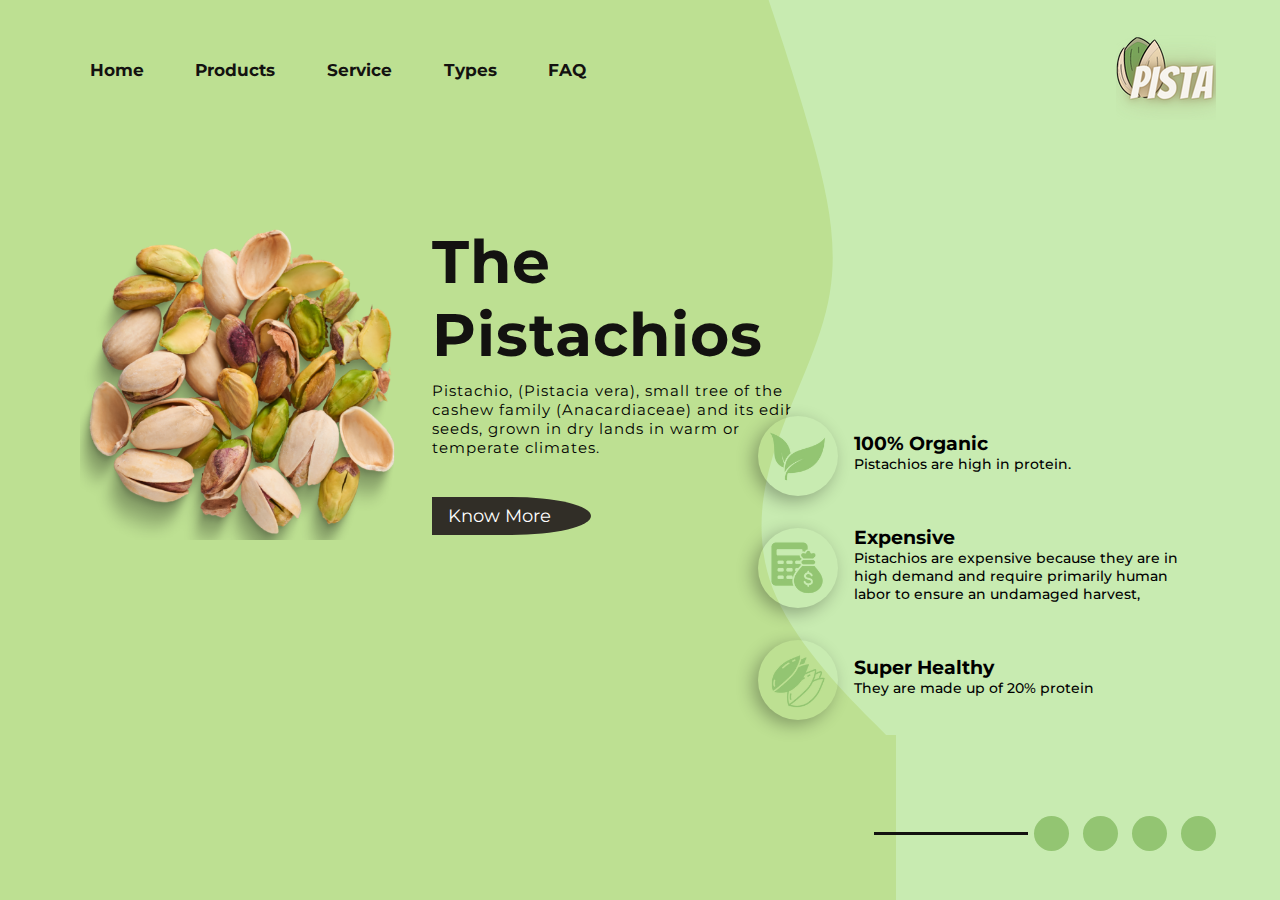
<file: Pistachio-Landingpage/index.html>
<!DOCTYPE html>
<html lang="en">

<head>
    <meta charset="UTF-8">
    <meta http-equiv="X-UA-Compatible" content="IE=edge">
    <meta name="viewport" content="width=device-width, initial-scale=1.0">
    <title>Document</title>
    <link rel="stylesheet" href="https://unpkg.com/swiper@8/swiper-bundle.min.css" />
    <link rel="stylesheet" href="https://use.fontawesome.com/releases/v5.15.4/css/all.css" 
integrity="sha384-DyZ88mC6Up2uqS4h/KRgHuoeGwBcD4Ng9SiP4dIRy0EXTlnuz47vAwmeGwVChigm" crossorigin="anonymous">
    <link rel="stylesheet" href="style.css">
</head>

<body>
    <div class="container">
        <div class="wave">
            <img src="bg.png" alt="">
        </div>

        <nav>
            <ul>
                <li><a href="#">Home</a></li>
                <li><a href="#">Products</a></li>
                <li><a href="#">Service</a></li>
                <li><a href="#">Types</a></li>
                <li><a href="#">FAQ</a></li>
            </ul>
            <img src="logo.png" alt="">
        </nav>

        <div class="main-content">

            <div class="image-pista">
                <div class="swiper mySwiper">
                    <div class="swiper-wrapper">
                        <div class="swiper-slide"><img src="img1.png" alt=""></div>
                        <div class="swiper-slide"><img src="img2.png" alt=""></div>
                        <div class="swiper-slide"><img src="img3.png" alt=""></div>    
                    </div> 
                </div>
            </div>
            <div class="main-text">
                <h1>The Pistachios</h1>
                <p>Pistachio, (Pistacia vera),
                     small tree of the cashew family (Anacardiaceae) and its edible seeds,
                      grown in dry lands in warm or temperate climates.</p>
                <button>Know More</button>
            </div>
        </div>

        <div class="right">
            <div class="box">
                <div class="image">
                    <img src="img4.png" alt="">
                </div>
                <div class="inner-box">
                    <h3>100% Organic</h3>
                    <p>Pistachios are high in protein.</p>
                </div>
            </div>
            <div class="box">
                <div class="image">
                    <img src="img5.png" alt="">
                </div>
                <div class="inner-box">
                    <h3> Expensive</h3>
                    <p>Pistachios are expensive because they are in<br> 
                        high demand and require primarily human <br>
                        labor to ensure an undamaged harvest, </p>
                </div>
            </div>
            <div class="box">
                <div class="image">
                    <img src="img6.png" alt="">
                </div>
                <div class="inner-box">
                    <h3>Super Healthy</h3>
                    <p> They are made up of 20% protein</p>
                </div>
            </div>
        </div>

        <div class="social-links">
            <i class="fab fa-instagram"></i>
            <i class="fab fa-facebook-f"></i>
            <i class="fab fa-twitter"></i>
            <i class="far fa-envelope"></i>
        </div>
    </div>
    <script src="https://unpkg.com/swiper@8/swiper-bundle.min.js"></script>
    <!-- Initialize Swiper -->
    <script>
        var swiper = new Swiper(".mySwiper", {
          slidesPerView: 1,
          spaceBetween: 30,
          loop: true,
        });
      </script>
</body>

</html>
</file>
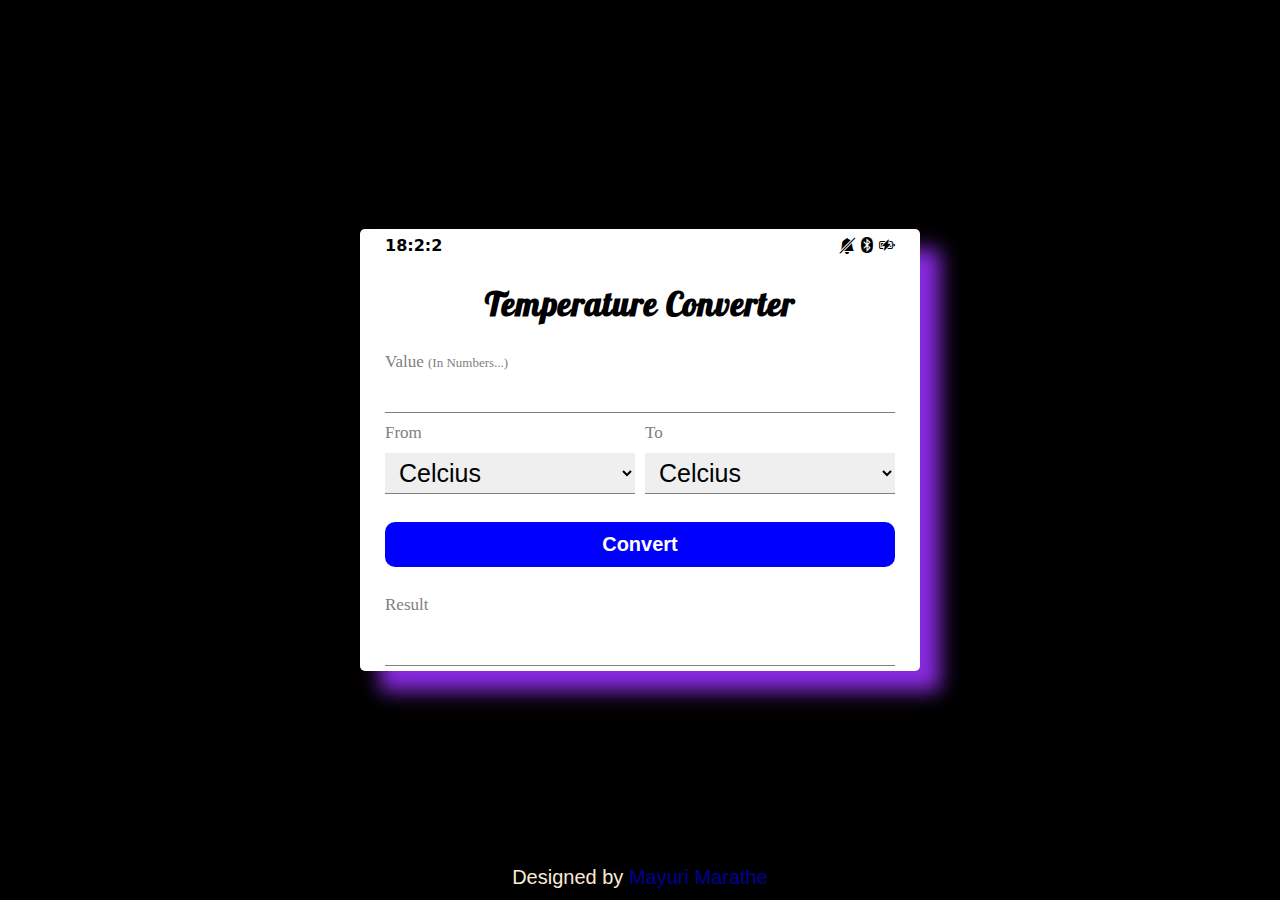
<file: Temperature-Converter/index.html>
<!DOCTYPE html>
<html lang="en">

<head>
    <meta charset="UTF-8">
    <meta http-equiv="X-UA-Compatible" content="IE=edge">
    <meta name="viewport" content="width=device-width, initial-scale=1.0">
    <title>Welcome to Temperature Converter</title>
    <link rel="stylesheet" href="style.css">
    <link rel="stylesheet" href="https://cdn.jsdelivr.net/npm/bootstrap-icons@1.9.1/font/bootstrap-icons.css">
</head>

<body>
    <div class="container">
        <div class="task-bar">
            <div id="p1"></div>
            <div class="icons">
                <i class="bi bi-bell-slash-fill"></i>
                <i class="bi bi-bluetooth"></i>
                <i class="bi bi-battery-charging"></i>
            </div>
        </div>
        <h1>Temperature Converter</h1>
        <div class="inputs">
            <div style="display: flex;
            flex-direction: column;">
                <label for="degree">Value <span id="small">(In Numbers...)</span></label>
                <input type="number" name="degree" id="inputValue" required>
            </div>
            <div class="inptsss">
                <div>
                    <label for="type">From</label>
                    <select name="type" id="type1">
                        <option value="celcius">Celcius</option>
                        <option value="fahrenheit">Fahrenheit</option>
                        <option value="kelvin">Kelvin</option>
                    </select>
                </div>
                <div>
                    <label for="type">To</label>
                    <select name="type" id="type2">
                        <option value="celcius">Celcius</option>
                        <option value="fahrenheit">Fahrenheit</option>
                        <option value="kelvin">Kelvin</option>
                    </select>
                </div>
            </div>
        </div>
        <button type="submit" id="btn" onclick="temperature()">Convert</button>
        <div class="resultss">
            <label for="result">Result</label>
            <div id="result"></div>
        </div>
    </div>
    <div class="footer">
        <p>Designed by <a href="https://www.linkedin.com/in/mayuri-marathe-b91639312/">Mayuri Marathe</a></p>
    </div>
    <script src="main.js"></script>
</body>

</html>
</file>
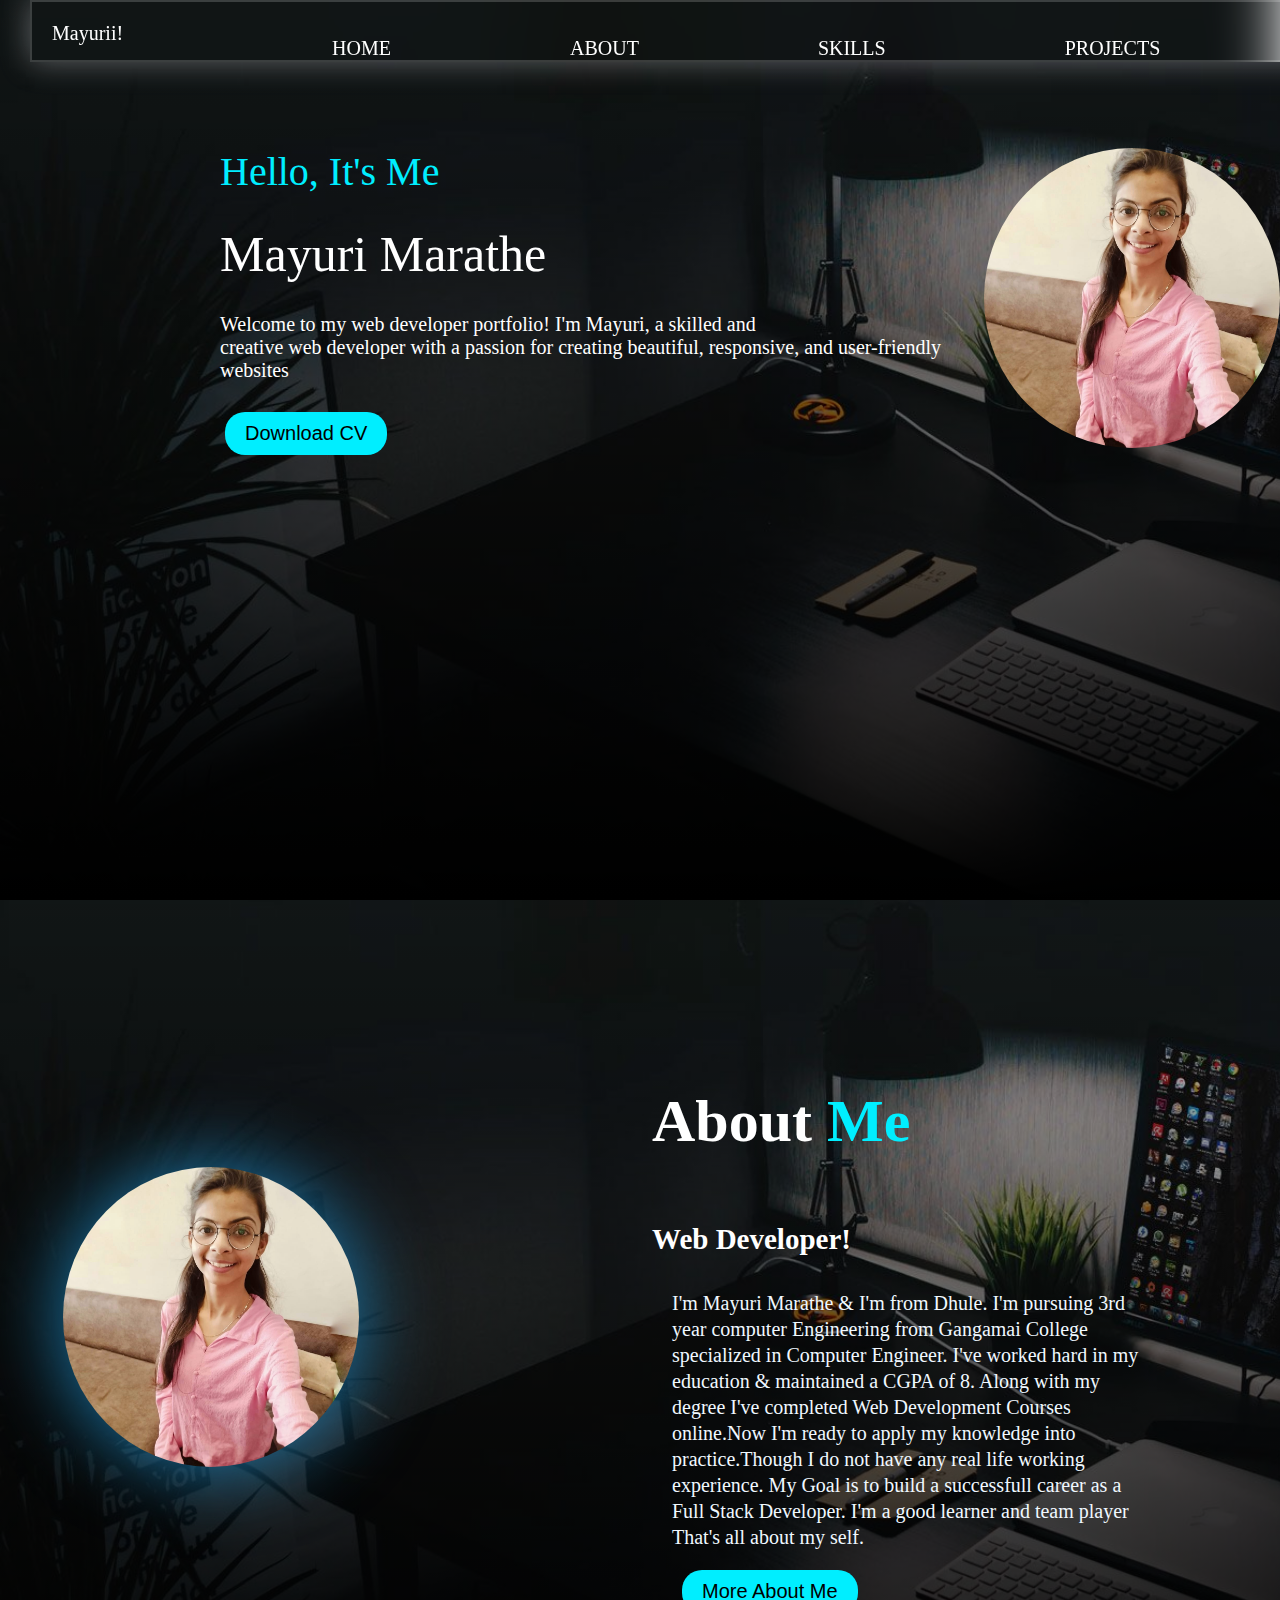
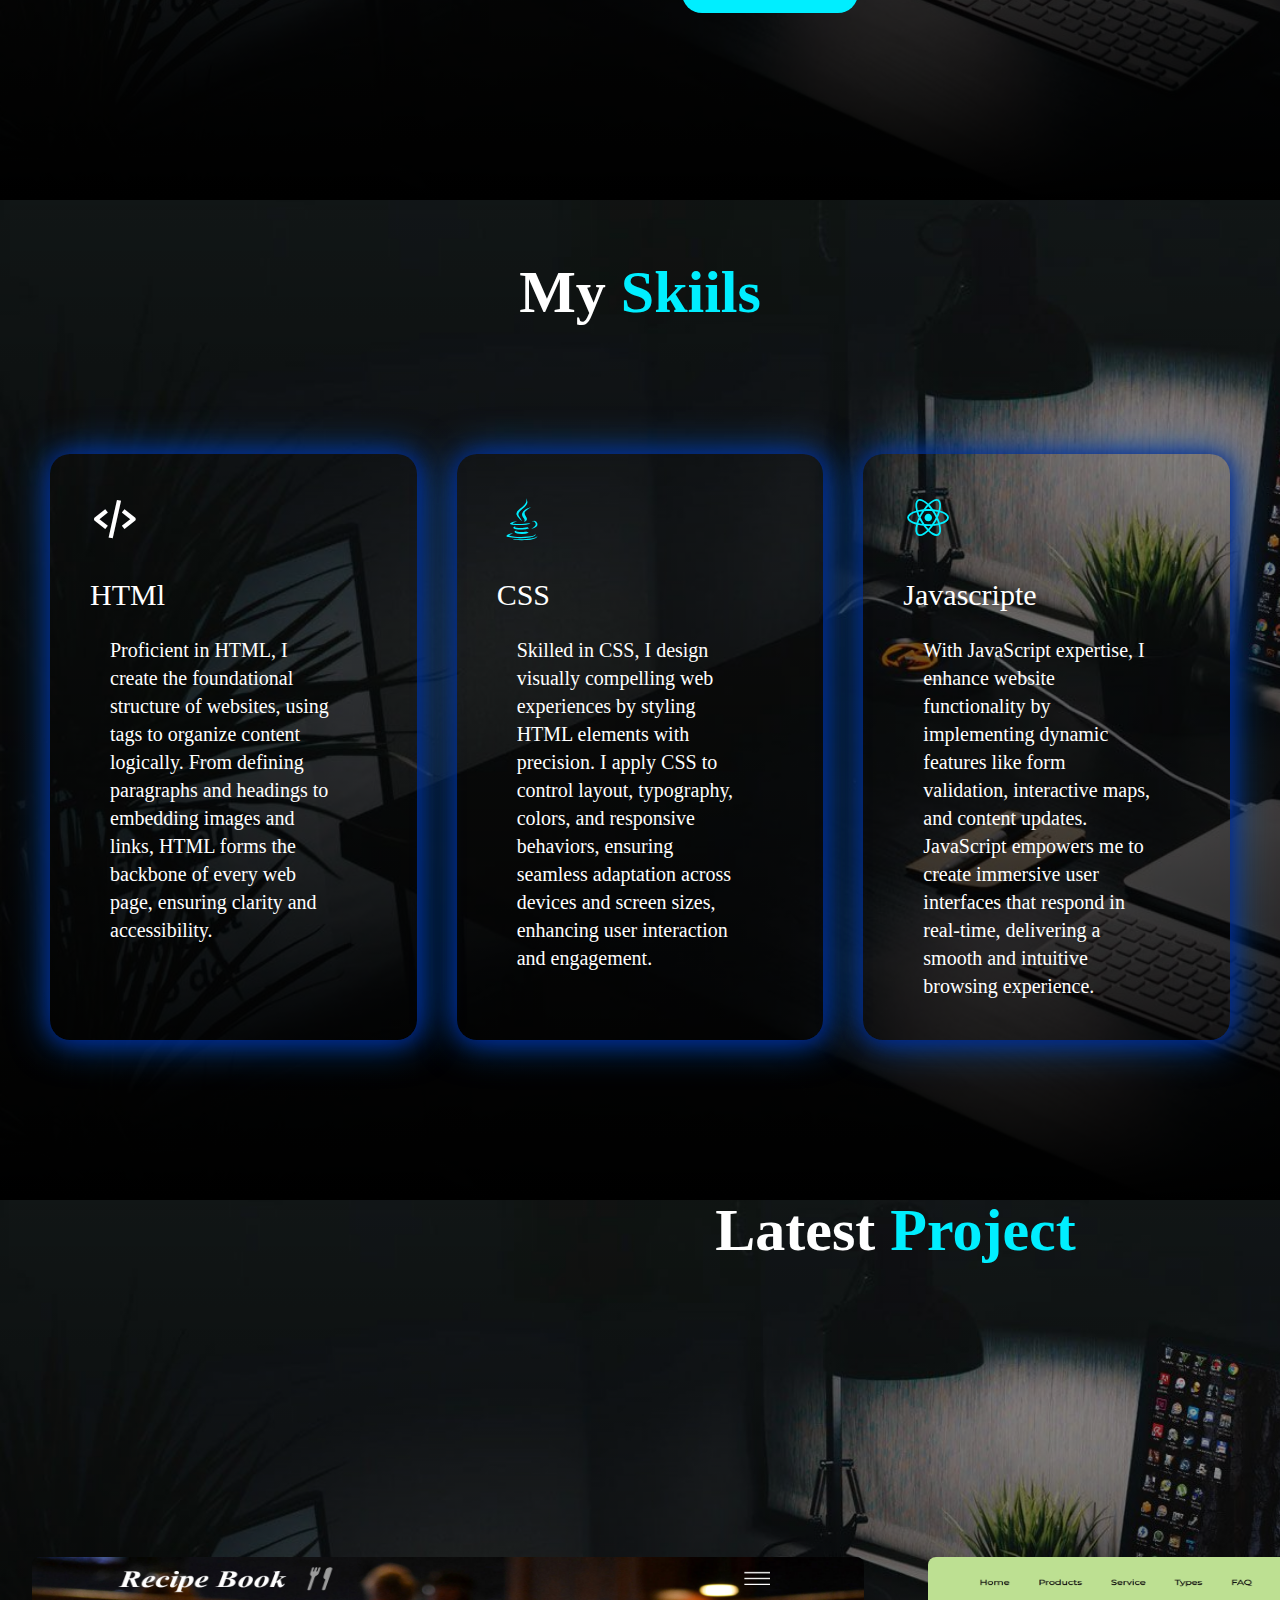
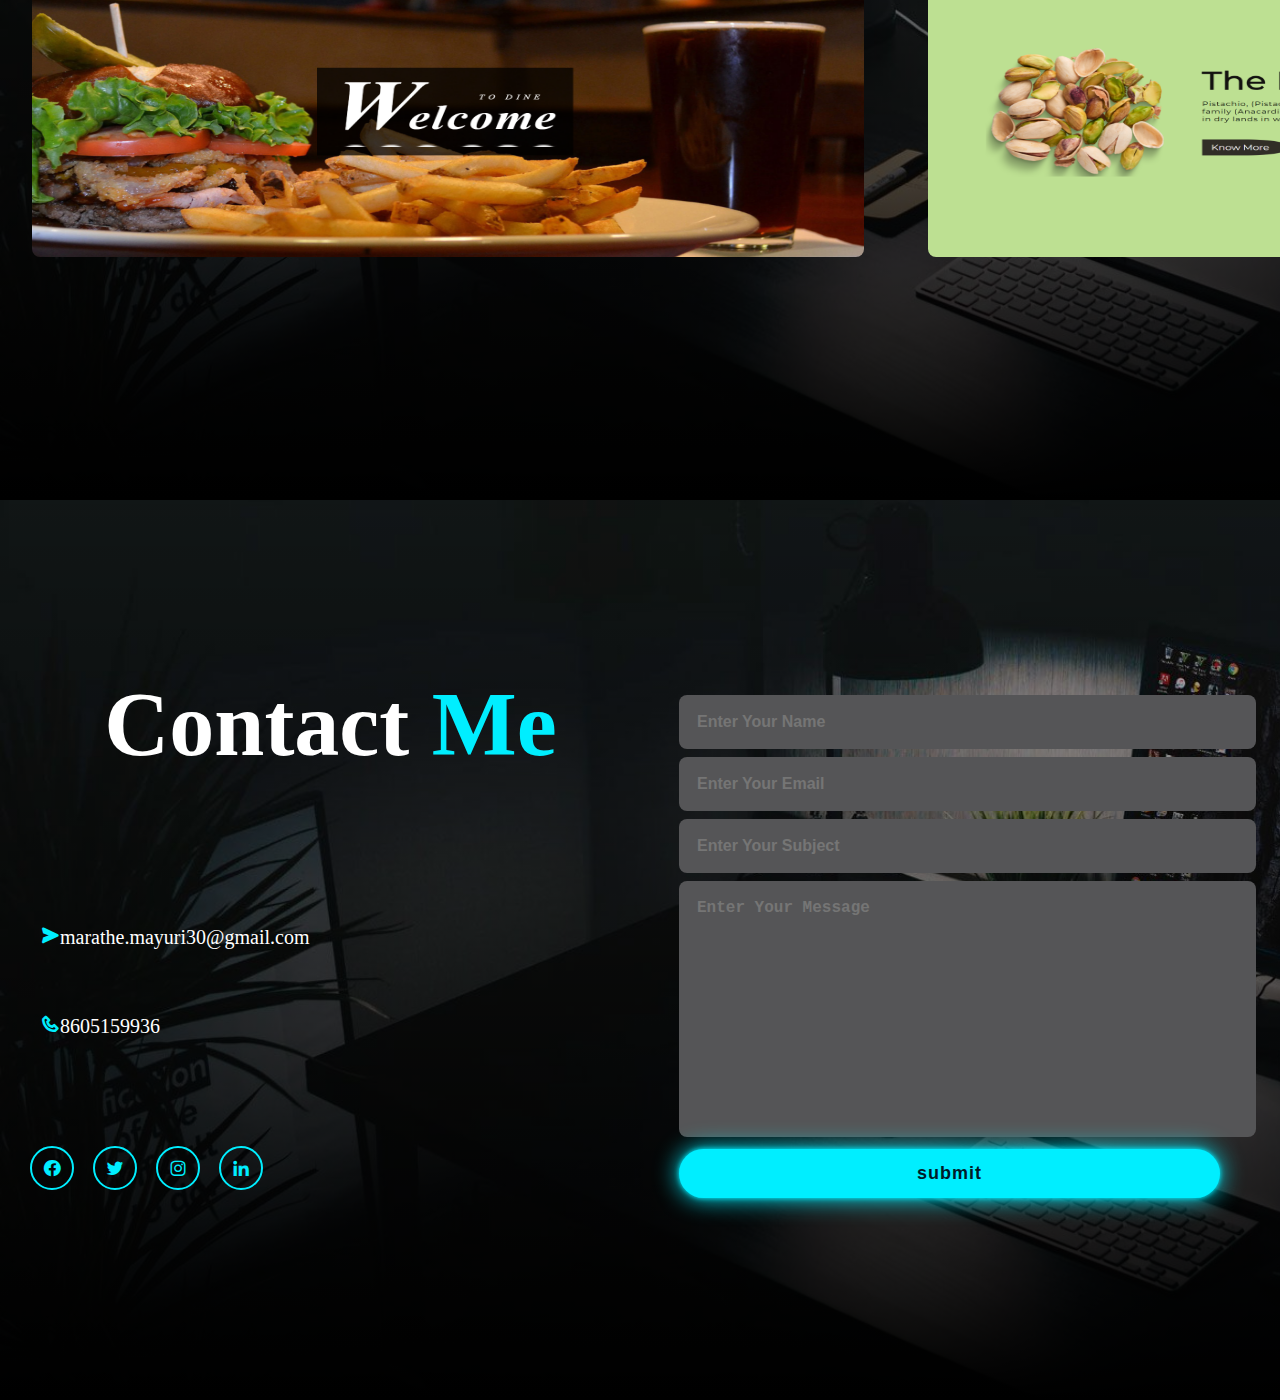
<file: portfolio/index1.html>
<!DOCTYPE html>
<html lang="en">
<head>
    <meta charset="UTF-8">
    <meta name="viewport" content="width=device-width, initial-scale=1.0">
    <title>Portfolio</title>
    <link rel="stylesheet"href="./style1.css">
    <link href='https://unpkg.com/boxicons@2.1.4/css/boxicons.min.css' rel='stylesheet'>
</head>
<body>
  <div class="div1">
    <div class="div2"> 
        <div> 
            <ul class="nav">
            <p>Mayurii!</p>
            <a href="#home"><li>HOME</li></a>
            <a href="#about"><li>ABOUT</li></a>
            <a href="#services"><li>SKILLS</li></a>
            <a href="#project"><li>PROJECTS</li></a>
            <a href="#contact"><li>CONTACT</li></a>
        
            </ul>
         </div>
    </div>
    <div class="div" id="home">
    <div class="div3">
        <p class="wel">Hello, It's Me</p>
        <p class="sel">Mayuri Marathe</p> 
        <p>Welcome to my web developer portfolio! I'm Mayuri, a skilled and <br>
            creative web developer with a passion for creating beautiful, responsive,
            and user-friendly websites</p>
        <a href="#"><button class="get">Download CV</button></a> 
    
    </div>
    <div class="image">
        <img src="mm.jpg" alt="">
    </div>
</div>
</div>  


<section class="about" id="about">
  <div class="about-img">
      <img src="mm.jpg" alt="">
  </div>
  <div class="about-text">
      <h2>About <span>Me</span></h2>
      <h4>Web Developer!</h4>
      <p>
          I'm Mayuri Marathe & I'm from Dhule. I'm pursuing 3rd year computer Engineering from Gangamai College specialized in Computer Engineer. I've worked hard in my education & maintained a CGPA of 8.
          Along with my degree I've completed Web Development Courses online.Now I'm ready to apply my knowledge into practice.Though I do not have any real life working experience.
          My Goal is to build a successfull career as a Full Stack Developer.
          I'm a good learner and team player
          That's all about my self.
       </p>
       <div>
       <a href="#"><button class="btn">More About Me</button></a>
       </div>
  </div>
</section>
<section>
    <div class="services" id="services">
        <div class="container">
            <h1 class="sub-title">My <span>Skiils</span></h1>
            <div class="services-list">
                <div>
                    <i class='bx bx-code-alt'></i>
                    <h2> HTMl </h2>
                    <p>Proficient in HTML, I create the foundational structure of websites, using tags to organize content logically. From defining paragraphs and headings to embedding images and links, HTML forms the backbone of every web page, ensuring clarity and accessibility.
                                  </div>
                <div>
                    <i class='bx bxl-java' style='color:#00eeff'></i>
                    <h2>CSS</h2>
                    <p>Skilled in CSS, I design visually compelling web experiences by styling HTML elements with precision. I apply CSS to control layout, typography, colors, and responsive behaviors, ensuring seamless adaptation across devices and screen sizes, enhancing user interaction and engagement.

                     </div>
                <div>
                    <i class='bx bxl-react' style='color:#00eeff'></i>
                    <h2>Javascripte</h2>
                    <p>With JavaScript expertise, I enhance website functionality by implementing dynamic features like form validation, interactive maps, and content updates. JavaScript empowers me to create immersive user interfaces that respond in real-time, delivering a smooth and intuitive browsing experience.
                    
                </div>
            </div>
        </div>
    </div>
</section>
<section>
    <div class="portfolio" id="project">
        <div class="main-text" id="project">
            <h2>Latest <span>Project</span></h2>
            
            <div class="portfolio-content">
                <div class="row">
                    <img src="mm5.png">
                    <div class="layer">
                        <h5>Recipe Book</h5>
                        <p>The Recipe Book project is designed to 
                           provide Online recipes information & Videos.
                           This websites create using HTML and CSS .In website can uesd various functionality Such as navbar,search bar,images,animation,logo etc.
                           It is simple n creative website.
                    
                        </p>
                        
                    </div>
                </div>

                  <div class="row">
                        <img src="mm6.png">
                       <div class="layer">
                           <h5>Landing Page</h5>
                           <p>The Landing Page project is a web application.In project i have create a simple Home page.
                               This project utilizes HTML, CSS.
                           </p>
                        </div>
                   </div>
                </div>
            </div>
        </div>
    </div>
</section>
<section class="contact" id="contact">
    <div class="contact-text">
        <h2>Contact <span>Me</span></h2>
        
        <div class="contact-list">
            <li><i class='bx bxs-send'></i>marathe.mayuri30@gmail.com</li><br>
            <li><i class='bx bx-phone'></i>8605159936</li>
        </div>
        <div class="contact-icons">
            <a href=""><i class='bx bxl-facebook-circle'></i></a>
            <a href=""><i class='bx bxl-twitter'></i></a>
            <a href=""><i class='bx bxl-instagram'></i></a>
            <a href=""><i class='bx bxl-linkedin'></i></a>
        </div>
    </div>

    <div class="contact-form">
        <form action="">
            <input type="text" placeholder="Enter Your Name" required>
            <input type="email" placeholder="Enter Your Email" required>

            <input type="" placeholder="Enter Your Subject">

            <textarea name="" id="" cols="40" rows="10" placeholder="Enter Your Message" required></textarea>

            <input type="submit" value="submit" class="send">
        </form>
    </div>

</section>

</body>
</html>
</file>
<file: Pistachio-Landingpage/style.css>
@import url('https://fonts.googleapis.com/css2?family=Montserrat&display=swap');

* {
    padding: 0%;
    margin: 0;
    font-family: 'Montserrat', sans-serif;
}

.container {
    height: 100vh;
    width: 100%;
    background: linear-gradient(to right, #bde092 70%, #C8EBB1 30%);
    position: relative;
    overflow: hidden;
}
.wave {
    position: absolute;
    top: 0;
    right: 30%;
}
nav {
    width: 90%;
    margin: auto;
    padding-top: 20px;
    display: flex;
    justify-content: space-between;
    align-items: center;
}
nav ul {
    display: flex;
    list-style-type: none;  
}
nav ul li{
    margin:0 5px;
}
nav ul a{
    text-decoration: none;
    padding: 0.3rem 1.3rem;
    font-size: 17px;
    font-weight: bold;
    color: #131210;
    position: relative;
    z-index: 1;
}
nav ul a::after{
    content: "";
    width: 0%;
    height: 100%;
    position: absolute;
    top:0;
    left:0px;
    border-radius: 20px;
    background-color: #C8EBB1;
    z-index: -1;
    transition: 0.5s;
}
nav ul a:hover:after{
    width: 100%;
}
.main-content {
    width: 60%;
    padding-top: 100px;
    margin-left: 3rem;
    display: flex;
    align-items: center;
    justify-content: space-around;
    
}
.image-pista ,.main-text{
    flex-basis: 50%;
}
.image-pista img{
    width: 100%;
}
.main-content h1 {
    font-size: 60px;
    letter-spacing: 1px;
    color: #494234;
}
.main-content p{
    margin-top: 10px;
    font-size: 15px;
    letter-spacing: 1px;
}
.main-content button {
    margin-top: 2.5rem;
    outline: none;
    border: none;
    font-size: 18px;
    padding: 0.5rem 2.5rem 0.5rem 1rem;
    border-radius: 0 50% 50% 0;
    background-color: #312e27;
    color: white;
    cursor: pointer;
    
}

.swiper{
    width: 20rem;
}
.swiper-slide{
    display: flex;
    align-items: center;
    justify-content: center;
}
.right{
    position: absolute;
    right: 8%;
    bottom: 20%;
}
.box{
    display: flex;
    align-items: center;
}
.right .box .image img{
    width: 70%;
}
.image{
    margin-top: 2rem;
    width: 80px;
    height: 80px;
    border-radius: 50%;
    box-shadow: -5px 5px 17px rgba(0,0,0,0.3);
    display: flex;
    align-items: center;
    justify-content: center;
    transition: 0.5s;
}
.image:hover{
    background-color: rgba(0,0,0,0.3);
}
.box .inner-box{
    margin: 1.5rem 0 0 1rem;
}
.box .inner-box p{
    font-size: 14px;
    font-weight: 500;
}
.social-links{
    position: absolute;
    right: 5%;
    bottom: 5%;
}
.social-links::before{
    content: "";
    width: 80%;
    height: 3px;
    position: absolute;
    top:42%;
    left: -150px;
    background-color: #131210;
}
.social-links i{
    margin-left: 10px;
    width: 35px;
    height: 35px;
    border-radius: 50%;
    background-color: #93C572;
    display: inline-flex;
    align-items: center;
    justify-content: center;
    transition: 0.5s;
}
.social-links i:hover{
    transform: translateY(-5px);
}
 .main-text h1{

       color: #131210;

 }
</file>
<file: Temperature-Converter/style.css>
@import url('https://fonts.googleapis.com/css2?family=Lobster&display=swap');

* {
    margin: 0;
    padding: 0;
}

body {
    height: 100vh;
    background-color: black;
    display: flex;
    justify-content: center;
    align-items: center;
    position: relative;
}

.container {
    background-color: white;
    width: 510px;
    /* height: 373px; */
    padding: 5px 25px;
    border-radius: 5px;
    display: flex;
    flex-direction: column;
    gap: 28px;
    box-shadow: 20px 20px 20px blueviolet;
}

.container h1 {
    font-family: 'Lobster', cursive;
    font-size: 33px;
    font-weight: 700;
    text-align: center;
    user-select: none;
    letter-spacing: 1px;
}

.task-bar {
    display: flex;
    justify-content: space-between;
    align-items: center;
    user-select: none;
    padding: 2px 0 0 0;
}

#p1 {
    font-family: system-ui;
    font-weight: 600;
    display: flex;
    justify-content: center;
    align-items: center;
}

.inputs {
    display: flex;
    flex-direction: column;
    gap: 10px;
}

.inputs:first-child {
    display: flex;
    flex-direction: column;
    gap: 10px;
}

.inptsss {
    display: flex;
    gap: 10px;
}

.inptsss div {
    display: flex;
    flex-direction: column;
    gap: 10px;
    width: 100%;
}

#small {
    font-size: 13px;
}

#result,
#inputValue {
    height: 40px;
    font-size: 25px;
    border: 1px solid gray;
    border-left: none;
    border-right: none;
    border-top: none;
    outline: none;
    padding: 0 10px;
    font-weight: 600;
    font-family: system-ui, -apple-system, BlinkMacSystemFont, 'Segoe UI', Roboto, Oxygen, Ubuntu, Cantarell, 'Open Sans', 'Helvetica Neue', sans-serif;
}

#result:focus,
#inputValue:focus {
    height: 40px;
    font-size: 25px;
    border: 1px solid rgb(130, 130, 255);
    border-left: none;
    border-right: none;
    border-top: none;
    outline: none;
    padding: 0 10px;
}

#btn {
    height: 45px;
    font-size: 20px;
    font-weight: 600;
    background-color: blue;
    color: white;
    border: none;
    border-radius: 10px;
    cursor: pointer;
}

#btn:active {
    height: 45px;
    font-size: 20px;
    font-weight: 600;
    background-color: rgb(108, 108, 255);
    color: white;
    border: none;
    border-radius: 10px;
    cursor: pointer;
}

.resultss {
    display: flex;
    flex-direction: column;
    gap: 10px;
}

#type1,
#type2 {
    height: 41px;
    font-size: 25px;
    border: 1px solid gray;
    border-left: none;
    border-right: none;
    border-top: none;
    outline: none;
    padding: 0 10px;
}

#type1:focus,
#type2:focus {
    height: 41px;
    font-size: 25px;
    border: 1px solid rgb(130, 130, 255);
    border-left: none;
    border-right: none;
    border-top: none;
    outline: none;
    padding: 0 10px;
}

label {
    font-size: 17px;
    font-family: -webkit-pictograph;
    color: gray;
}

.footer {
    height: 5vh;
    width: 100vw;
    position: absolute;
    bottom: 0px;
    display: flex;
    justify-content: center;
    align-items: center;
}

.footer p {
    font-size: 20px;
    font-family: Arial, Helvetica, sans-serif;
    color: antiquewhite;
}

.footer p a {
    text-decoration: none;
    color: rgb(0, 0, 148);
}

.footer p a:hover {
    color: blue;
    background-color: aliceblue;
}


@media only screen and (max-width: 575px) {
    .container {
        transform: scale(0.95);
    }
}

@media only screen and (max-width: 425px) {
    .container {
        transform: scale(0.9);
    }
}

@media only screen and (max-width: 340px) {
    .container {
        transform: scale(0.8);
    }
}
</file>
<file: portfolio/style1.css>
*{
  padding: 0;
  margin: 0;
}
.div1{
  height: 100vh; 
  background: url(mm4.jpg);

  color: white;
  background-repeat: no-repeat;
  background-size: cover;
  border-image: fill 0 linear-gradient(#0003,#000);
}
.div2{
  margin-left: 30px;
  position: fixed;
  top: 0;
left: 0;
}
.nav {
  display: flex;
  text-decoration: none;
  backdrop-filter: blur(30px);
  box-shadow: 0px 0px 30px  rgba(227, 228, 237, 0.37);
  border: 2px solid rgba(255, 255, 255, 0.18);
  position: sticky;
}

.nav a :hover{

color: #0ef;

}
a{
  color: white;
  text-decoration: none;
}
li{
  list-style: none;
  padding-right: 10px;
  margin-top: 35px;
  text-align: center;
  font-size: 20px;
  margin-left: 169px;
}
 P{
  font-size: 20px;
  margin-top: 20px;
  margin-left: 20px;
  margin-right: 40px;
}

.div3{
  color: white;
  margin-top: 10%;
  margin-left: 200px;
}
.wel{
  color: #0ef;
  font-size: 40px;
}
.sel{
  font-size: 40px;
  margin-top: 30px;
  margin-bottom: 30px;
  font-size: 50px;
}

.get{
background-color: #0ef;
color: black;
border: none;
padding: 10px 20px;
margin-top: 30px;
border-radius: 20px;
font-size: 20px;
margin-left: 25px;
}

button:hover.get{
  filter: drop-shadow(0 0 10px #fffdef);
  
}
img{
  height: 300px;
  margin-top: 50%;
  border-radius:100%;

}
 .image :hover{
  
  filter: drop-shadow(0 0 40px rgb(28, 126, 179));
  }

.div{
  display: flex;
}

.about{
  display: grid;
  grid-template-columns: repeat(2, 1fr);
  align-items: center;
  gap: 1.5rem;
  justify-content: space-between;
}
.about{

  height: 100vh; 
  background: url(mm4.jpg);
  color: white;
  background-repeat: no-repeat;
  background-size: cover;
  border-image: fill 0 linear-gradient(#0003,#000);
}
.about-img img{
 /* padding-bottom: 20%;
  max-width: 630px;
  height: auto;*/
  height: 300px;
  margin-top: 10%;
  border-radius: 100%;
  margin-left: 10%;
  margin-bottom: 20%;
  /* padding-right: 10%; */
}

.about-img{
  filter: drop-shadow(0 0 40px rgb(28, 126, 179));
}
.about-text h2{
  font-size: 60px;
  margin-bottom: 10%;
}
.about-text h2 span{
  color: #0ef;
}
.about-text h4{
  font-size: 29px;
  font-weight: 600;
  color: #fff;
  line-height: 1.4;
  margin: 15px 0 30px;
}
.about-text p{
  color: aliceblue;
  font-size: 20px;
  line-height: 1.3;
  margin-right: 20%;
}
.btn{
  background-color: #0ef;
  color: black;
  border: none;
  padding: 10px 20px;
  margin-top: 20px;
  border-radius: 20px;
  font-size: 20px;
  margin-left: 30px;
  
  }
  
  button:hover.btn{
    display: block;
    filter: drop-shadow(0 0 10px #fffdef);
  }  
  #services{
  color: aliceblue;
  font-size: 20px;
  line-height: 1.4;
  
}
.sub-title{
  text-align: center;
  font-size: 60px;
  padding-bottom: 70px;
}
.sub-title span{
  color: #0ef;
}
.container{
  padding: 50px; 
  height: 100vh;
  background: url(mm4.jpg);
  color: white;
  background-repeat: no-repeat;
  background-size: cover;
  border-image: fill 0 linear-gradient(#0003,#000);
}
.services-list{
  display: grid;
  grid-template-columns: repeat(auto-fit,minmax(259px,1fr));
  grid-gap: 40px;
  margin-top: 50px;
}
.services-list div{
  background-color: transparent;
  padding: 40px;
  font-size: 13px;
  font-weight: 13px;
  border-right: 10px;
  border-radius: 20px;
  box-shadow: 1px 1px 20px #012290f7,
              1px 1px 40px #0053b8f7;
}
.services-list div i{
  font-size: 50px;
  margin-bottom: 30px;
}
.services-list div h2{
  font-size: 30px;
  font-weight: 500;
  margin-bottom: 15px;
}
.services-list div a{
  text-decoration: none;
  color: #000000;
  font-size: 12px;
  margin-top: 20px;
  display: inline-block;
}
.services-list div:hover{
  transform: translateY(-10px);
}

.main-text{
  
  
  background: url(mm4.jpg);
  height: 100vh;
  
  color: white;
  background-repeat: no-repeat;
  background-size: cover;
  border-image: fill 0 linear-gradient(#0003,#000);
  width: 199vh;


}
.main-text h2{
  font-size: 60px;
  line-height: 1;
  text-align: center;
}
.main-text h2 span{
  color: #0ef;
}
.portfolio-content{
  display: flex;
  /* justify-content: center;
  align-items: center;
  flex-wrap: wrap; */
  
 
}
.row{
  flex: 1 1 30rem;
  padding: 3rem 2rem 4rem;
  border-radius: 2rem;
  position: relative;
  overflow: hidden;
  border-radius: 8px;
  cursor: pointer;
  align-items: center;
}
.row img{
  width: 100%;
  border-radius: 8px;
  display: flex;
  transition: transform 0.5s;
  margin-top: 30%;
   

}
.layer{
  width: 100%;
  height: 0;
  background: linear-gradient(rgba(0,0,0,0.1),#0ef);
  position: absolute;
  border-radius: 8px;
  left: 0;
  bottom: 0;
  overflow: hidden;
  display: flex;
  flex-direction: column;
  align-items: center;
  justify-content: center;
  text-align: center;
  padding: 0 40px;
  transition: height 0.5s;
}
.layer h5{
  color: #000;
  font-size: 20px;
  font-weight: 600;
  margin-bottom: 15px;
}
.layer p{
  color: #000;
  font-size: 1rem;
  line-height: 1.8;
}

.row:hover img{
  transform: scale(1.1);
}
.row:hover .layer{
  height: 100%;
}
.contact{
  display: grid;
  grid-template-columns: repeat(2, 1fr);
  align-items: center;
  gap: 3rem;
  padding-left: 30px;
  height: 100vh; 
  background: url(mm4.jpg);

  color: white;
  background-repeat: no-repeat;
  background-size: cover;
  border-image: fill 0 linear-gradient(#0003,#000);
}
.contact-text h2{
  font-size: 90px;
  line-height: 1;
  text-align: center;
  margin-bottom: 20%;
}
.contact-text h2 span{
  color: #0ef;
}
.contact-text h4{
  margin: 15px 0;
  color: rgb(228, 228, 228);
  font-size: 20px;
  font-weight: 600;
}
.contact-text p{
  color: rgb(177, 177, 177);
  font-size: 20px;
  line-height: 30px;
  margin-bottom: 2rem;
}
.contact-list{
  margin-bottom: 3rem;
}
.contact-list li{
  margin-bottom: 30px;
  display: inline-block;
  margin-left: 10px;
  margin-right: 10px;
  

  }
.contact-list i{
  display: inline-block;
  color: #0ef;
  font-size: 20px;
  font-weight: 600;
  transition: all .40s ease;
 }

.contact-list li a:hover{
  transform: scale(1.01) translateY(-5px);
  color: #0ef;
}
.contact-icons i{
  display: inline-flex;
  justify-content: center;
  align-items: center;
  width: 40px;
  height: 40px;
  background: transparent;
  border: 2px solid #0ef;
  border-radius: 50%;
  font-size: 20px;
  color: #0ef;
  text-decoration: none;
  margin: 30px 15px 30px 0;
  transition: .5s ease;
  
}
.contact-icons i:hover{
  background: #0ef;
  color: #000;
  box-shadow: 0  0 20px #0ef;
}
.contact-form form{
  position: relative;
}
.contact-form form input,form textarea{
  border: none;
  outline: none;
  width: 90%;
  padding: 18px;
  background: #555557;
  color: #000;
  font-size: 1rem;
  font-weight: 600;
  margin-bottom: 0.5rem;
  border-radius: 0.5rem;
}
.contact-form textarea{
  resize: none;
  height: 220px;
}
.contact-form form .send{
  display: inline-block;
  padding: 14px 60px;
  background: #0ef;
  border-radius: 40px;
  font-size: 18px;
  color: #001b29;
  letter-spacing: 1px;
  text-decoration: none;
  font-weight: 600;
  animation: slideTop 1s ease forwards;
  animation-delay: 2s;
  box-shadow: 0 0 5px #0ef,
  0 0 25px #0ef;
}
.contact-form form .send:hover{
  background: #0ef;
  color: #081b29;
  box-shadow: 0 0 20px #0ef;
}
</file>
